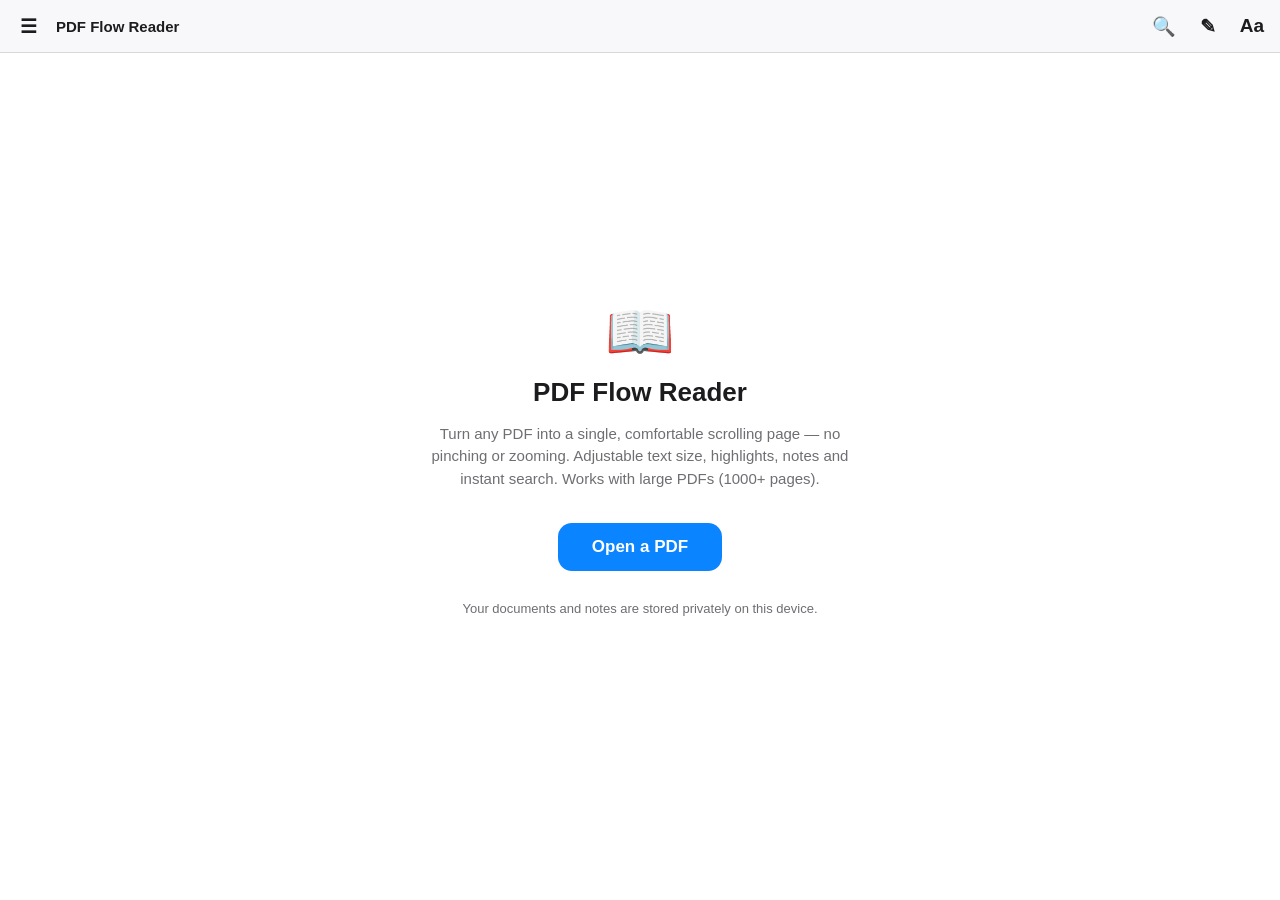
<file: index.html>
<!DOCTYPE html>
<html lang="en">
<head>
<meta charset="utf-8">
<meta name="viewport" content="width=device-width, initial-scale=1, viewport-fit=cover, user-scalable=no">
<meta name="apple-mobile-web-app-capable" content="yes">
<meta name="apple-mobile-web-app-status-bar-style" content="black-translucent">
<meta name="theme-color" content="#1c1c1e">
<title>PDF Flow Reader</title>
<link rel="manifest" href="manifest.webmanifest">
<link rel="apple-touch-icon" href="icons/icon-180.png">
<link rel="icon" type="image/png" href="icons/icon-180.png">
<link rel="stylesheet" href="css/style.css">
</head>
<body>

<header id="topbar">
  <button id="btn-library" class="iconbtn" title="Library" aria-label="Library">&#9776;</button>
  <div id="doc-title">PDF Flow Reader</div>
  <button id="btn-search" class="iconbtn" title="Search" aria-label="Search">&#128269;</button>
  <button id="btn-notes" class="iconbtn" title="Highlights &amp; notes" aria-label="Highlights and notes">&#9998;</button>
  <button id="btn-settings" class="iconbtn" title="Display settings" aria-label="Display settings">Aa</button>
</header>

<!-- Empty state / welcome -->
<main id="welcome">
  <div class="welcome-inner">
    <div class="logo">&#128214;</div>
    <h1>PDF Flow Reader</h1>
    <p>Turn any PDF into a single, comfortable scrolling page &mdash; no pinching or zooming. Adjustable text size, highlights, notes and instant search. Works with large PDFs (1000+ pages).</p>
    <label class="bigbtn" for="file-input">Open a PDF</label>
    <input type="file" id="file-input" accept="application/pdf,.pdf" hidden>
    <div id="recent-docs"></div>
    <p class="hint">Your documents and notes are stored privately on this device.</p>
  </div>
</main>

<!-- OCR banner -->
<div id="ocr-banner" hidden>
  <span id="ocr-banner-text"></span>
  <button id="ocr-run" class="selbtn primary">Run OCR</button>
  <button id="ocr-cancel" class="selbtn danger" hidden>Cancel</button>
  <button id="ocr-dismiss" class="iconbtn" aria-label="Dismiss">&#10005;</button>
</div>

<!-- Reader -->
<main id="reader" hidden></main>
<div id="progress-pill" hidden></div>

<!-- Extraction progress overlay -->
<div id="loading" class="overlay" hidden>
  <div class="loading-box">
    <div class="spinner"></div>
    <div id="loading-text">Opening PDF&hellip;</div>
    <div class="bar"><div id="loading-bar"></div></div>
  </div>
</div>

<!-- Selection action bar -->
<div id="selbar" hidden>
  <button class="hl-dot yellow"  data-color="yellow"  aria-label="Highlight yellow"></button>
  <button class="hl-dot green"   data-color="green"   aria-label="Highlight green"></button>
  <button class="hl-dot blue"    data-color="blue"    aria-label="Highlight blue"></button>
  <button class="hl-dot pink"    data-color="pink"    aria-label="Highlight pink"></button>
  <button id="sel-note" class="selbtn">&#43; Note</button>
  <button id="sel-cancel" class="selbtn dim">Cancel</button>
</div>

<!-- Note editor -->
<div id="note-editor" class="overlay" hidden>
  <div class="sheet">
    <div class="sheet-head">
      <span id="note-title">Note</span>
      <button class="iconbtn close" data-close="note-editor">&#10005;</button>
    </div>
    <blockquote id="note-quote"></blockquote>
    <textarea id="note-text" rows="5" placeholder="Write a note&hellip;"></textarea>
    <div class="row">
      <div id="note-colors">
        <button class="hl-dot yellow" data-color="yellow"></button>
        <button class="hl-dot green"  data-color="green"></button>
        <button class="hl-dot blue"   data-color="blue"></button>
        <button class="hl-dot pink"   data-color="pink"></button>
      </div>
      <button id="note-delete" class="selbtn danger">Delete</button>
      <button id="note-save" class="selbtn primary">Save</button>
    </div>
  </div>
</div>

<!-- Search panel -->
<div id="search-panel" class="panel" hidden>
  <div class="panel-head">
    <input type="search" id="search-input" placeholder="Search in document&hellip;" autocomplete="off">
    <button class="iconbtn close" data-close="search-panel">&#10005;</button>
  </div>
  <div id="search-count"></div>
  <div id="search-results" class="panel-list"></div>
</div>

<!-- Notes / highlights panel -->
<div id="notes-panel" class="panel" hidden>
  <div class="panel-head">
    <span class="panel-title">Highlights &amp; Notes</span>
    <button id="notes-export" class="selbtn">Export</button>
    <button class="iconbtn close" data-close="notes-panel">&#10005;</button>
  </div>
  <div id="notes-list" class="panel-list"></div>
</div>

<!-- Library panel -->
<div id="library-panel" class="panel" hidden>
  <div class="panel-head">
    <span class="panel-title">Library</span>
    <label class="selbtn primary" for="file-input2">&#43; Open PDF</label>
    <input type="file" id="file-input2" accept="application/pdf,.pdf" hidden>
    <button class="iconbtn close" data-close="library-panel">&#10005;</button>
  </div>
  <div id="library-list" class="panel-list"></div>
</div>

<!-- Display settings -->
<div id="settings-panel" class="panel bottom" hidden>
  <div class="panel-head">
    <span class="panel-title">Display</span>
    <button class="iconbtn close" data-close="settings-panel">&#10005;</button>
  </div>
  <div class="setting">
    <span>Text size</span>
    <div class="stepper">
      <button id="font-dec" aria-label="Smaller text">A&minus;</button>
      <span id="font-size-label">18</span>
      <button id="font-inc" aria-label="Larger text">A&#43;</button>
    </div>
  </div>
  <div class="setting">
    <span>Line spacing</span>
    <div class="stepper">
      <button id="lh-dec" aria-label="Tighter lines">&minus;</button>
      <span id="lh-label">1.6</span>
      <button id="lh-inc" aria-label="Looser lines">&#43;</button>
    </div>
  </div>
  <div class="setting">
    <span>Font</span>
    <div class="seg" id="font-family-seg">
      <button data-font="system">System</button>
      <button data-font="serif">Serif</button>
      <button data-font="sans">Sans</button>
    </div>
  </div>
  <div class="setting">
    <span>Theme</span>
    <div class="seg" id="theme-seg">
      <button data-theme="light">Light</button>
      <button data-theme="sepia">Sepia</button>
      <button data-theme="dark">Dark</button>
    </div>
  </div>
</div>

<div id="scrim" hidden></div>

<script src="js/vendor/pdf.min.js"></script>
<script src="js/app.js"></script>
</body>
</html>
</file>
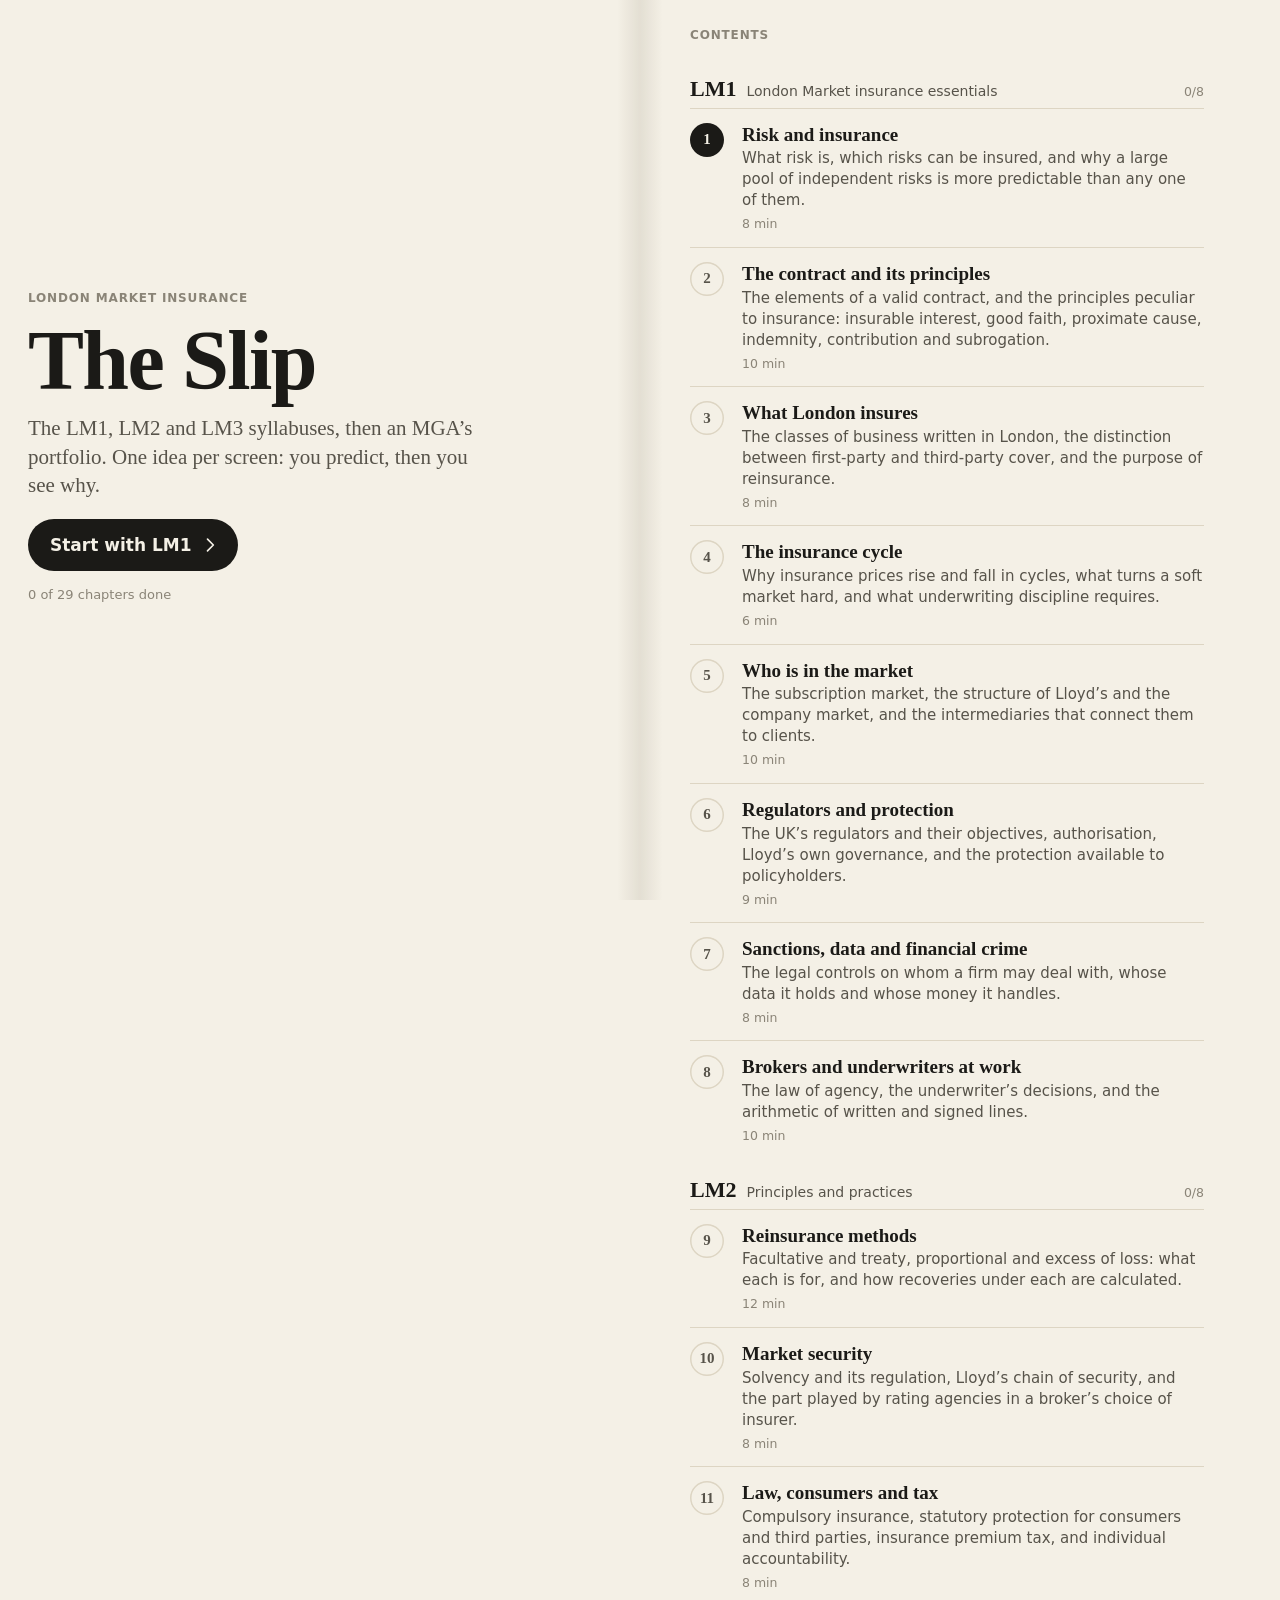
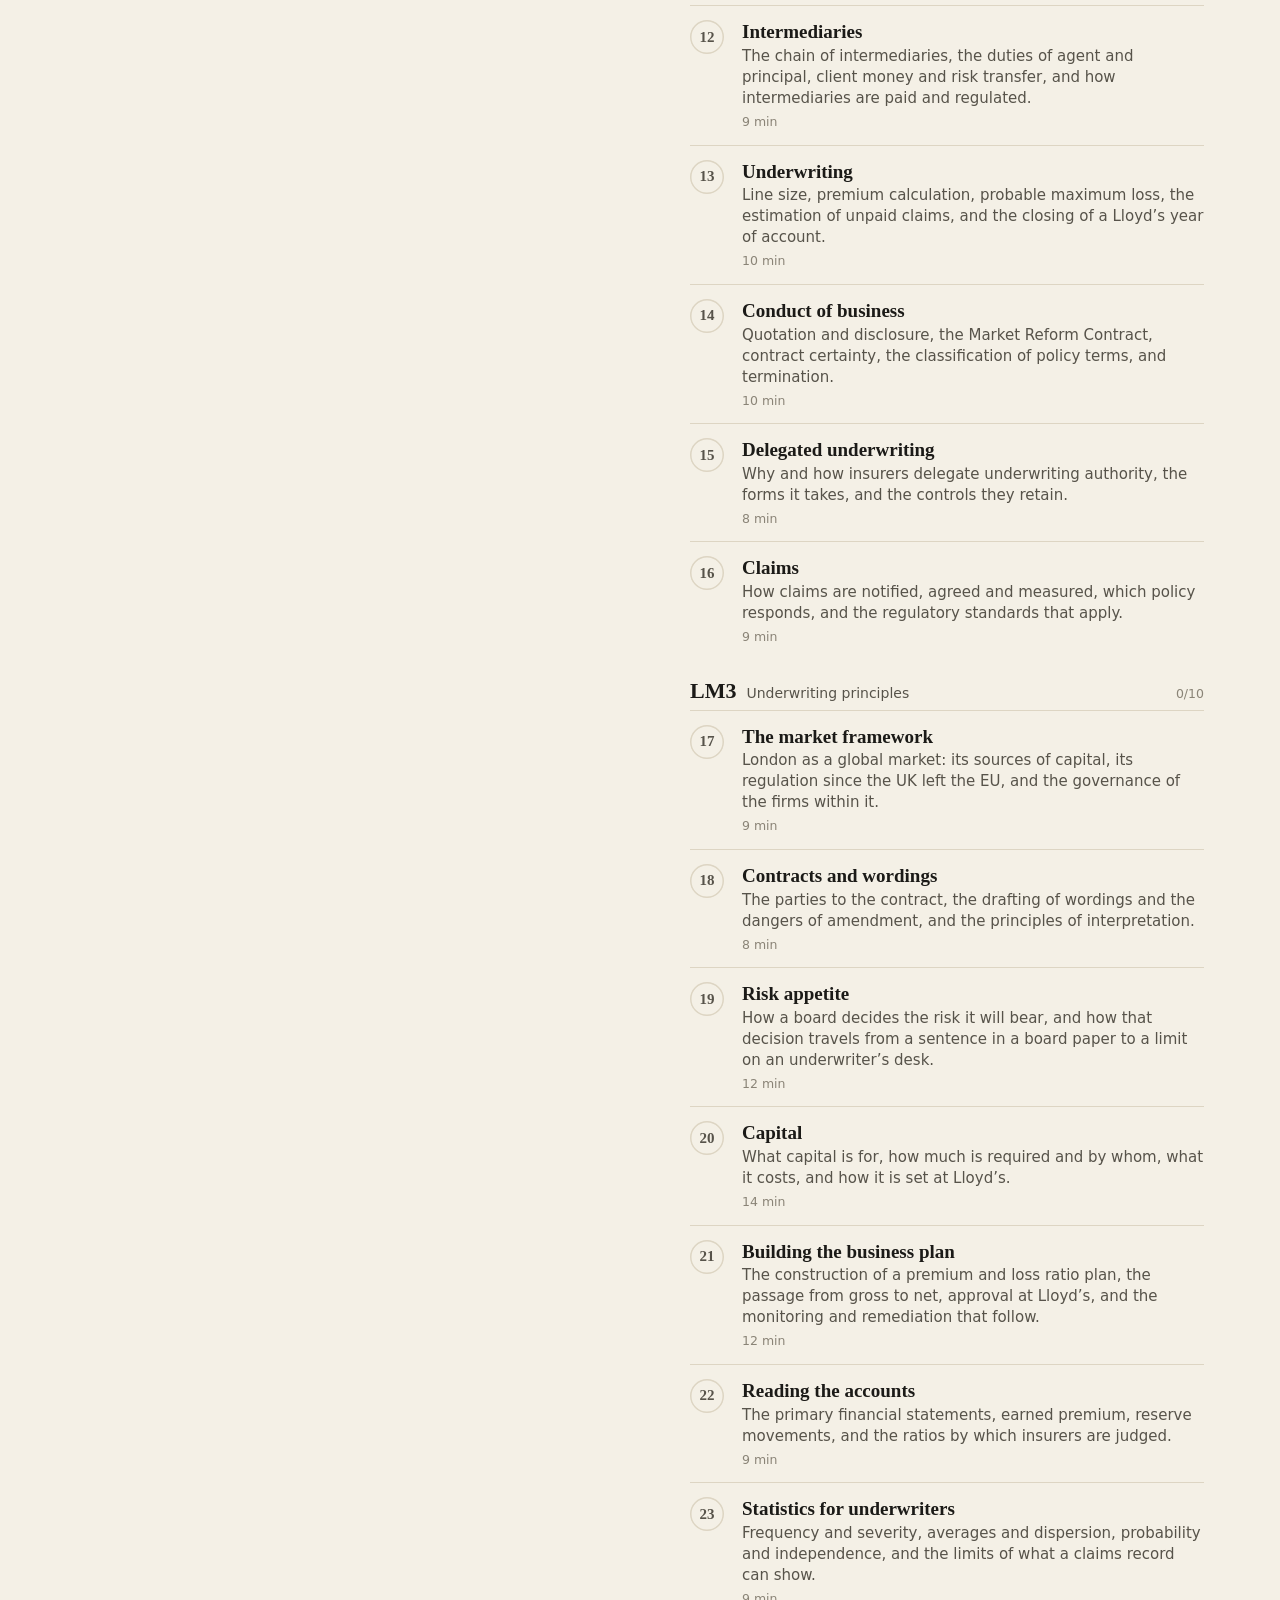
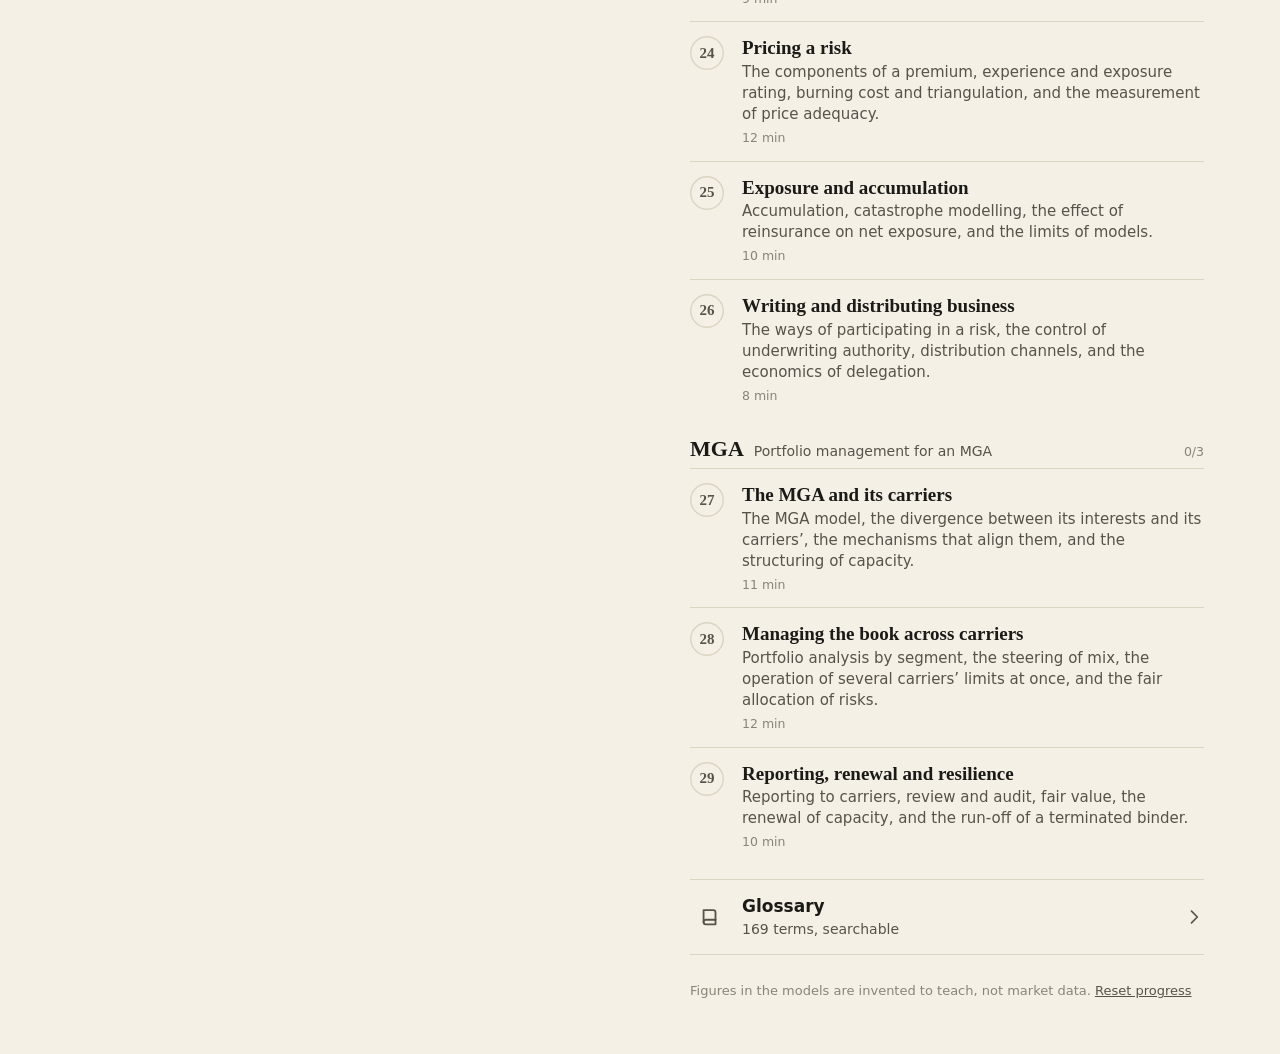
<file: lm-academy/index.html>
<!doctype html>
<html lang="en-GB">
<head>
  <meta charset="utf-8">
  <meta name="viewport" content="width=device-width, initial-scale=1, viewport-fit=cover">
  <title>The Slip</title>
  <meta name="description" content="London Market insurance in eleven short, interactive chapters: predict, see why, and try the numbers yourself.">
  <meta name="theme-color" content="#f4f0e6" media="(prefers-color-scheme: light)">
  <meta name="theme-color" content="#131210" media="(prefers-color-scheme: dark)">
  <meta name="apple-mobile-web-app-capable" content="yes">
  <meta name="mobile-web-app-capable" content="yes">
  <meta name="apple-mobile-web-app-status-bar-style" content="default">
  <meta name="apple-mobile-web-app-title" content="The Slip">
  <meta name="format-detection" content="telephone=no">
  <link rel="apple-touch-icon" href="icons/apple-touch-icon.png">
  <link rel="icon" href="icons/icon.svg" type="image/svg+xml">
  <link rel="manifest" href="manifest.webmanifest">
  <link rel="stylesheet" href="css/app.css">
</head>
<body>
<!-- app:start -->
<div id="app"></div>
<a class="backfab" id="backfab" href="#home" hidden aria-label="Back to contents"><svg viewBox="0 0 24 24" fill="none" stroke="currentColor" stroke-width="2" stroke-linecap="round" stroke-linejoin="round" aria-hidden="true"><path d="M15 5l-7 7 7 7"/></svg><span>Contents</span></a>
<!-- app:end -->
<script src="js/glossary.js"></script>
<script src="js/kit.js"></script>
<script src="js/chapters/c01.js"></script>
<script src="js/chapters/c02.js"></script>
<script src="js/chapters/c03.js"></script>
<script src="js/chapters/c04.js"></script>
<script src="js/chapters/c05.js"></script>
<script src="js/chapters/c06.js"></script>
<script src="js/chapters/c07.js"></script>
<script src="js/chapters/c08.js"></script>
<script src="js/chapters/c09.js"></script>
<script src="js/chapters/c10.js"></script>
<script src="js/chapters/c11.js"></script>
<script src="js/chapters/c12.js"></script>
<script src="js/chapters/c13.js"></script>
<script src="js/chapters/c14.js"></script>
<script src="js/chapters/c15.js"></script>
<script src="js/chapters/c16.js"></script>
<script src="js/chapters/c17.js"></script>
<script src="js/chapters/c18.js"></script>
<script src="js/chapters/c19.js"></script>
<script src="js/chapters/c20.js"></script>
<script src="js/chapters/c21.js"></script>
<script src="js/chapters/c22.js"></script>
<script src="js/chapters/c23.js"></script>
<script src="js/chapters/c24.js"></script>
<script src="js/chapters/c25.js"></script>
<script src="js/chapters/c26.js"></script>
<script src="js/chapters/c27.js"></script>
<script src="js/chapters/c28.js"></script>
<script src="js/chapters/c29.js"></script>
<script src="js/app.js"></script>
</body>
</html>
</file>
<file: css/style.css>
/* ---------- base / themes ---------- */
* { box-sizing: border-box; -webkit-tap-highlight-color: transparent; }

:root {
  --bg: #ffffff;
  --fg: #1c1c1e;
  --muted: #6e6e73;
  --chrome-bg: rgba(248, 248, 250, 0.92);
  --chrome-fg: #1c1c1e;
  --border: rgba(0, 0, 0, 0.12);
  --accent: #0a84ff;
  --panel-bg: #ffffff;
  --hl-yellow: rgba(255, 214, 10, 0.45);
  --hl-green:  rgba(48, 209, 88, 0.35);
  --hl-blue:   rgba(100, 210, 255, 0.40);
  --hl-pink:   rgba(255, 55, 95, 0.30);
  --font-size: 18px;
  --line-height: 1.6;
  --reader-font: -apple-system, BlinkMacSystemFont, "Segoe UI", Roboto, sans-serif;
}

body.theme-sepia {
  --bg: #f4ecd8;
  --fg: #3d3527;
  --muted: #8a7d63;
  --chrome-bg: rgba(240, 231, 209, 0.94);
  --chrome-fg: #3d3527;
  --border: rgba(90, 74, 44, 0.2);
  --panel-bg: #f9f3e4;
}

body.theme-dark {
  --bg: #121214;
  --fg: #e6e6e9;
  --muted: #98989f;
  --chrome-bg: rgba(28, 28, 30, 0.94);
  --chrome-fg: #f2f2f7;
  --border: rgba(255, 255, 255, 0.14);
  --panel-bg: #1c1c1e;
  --hl-yellow: rgba(255, 214, 10, 0.32);
  --hl-green:  rgba(48, 209, 88, 0.28);
  --hl-blue:   rgba(100, 210, 255, 0.28);
  --hl-pink:   rgba(255, 55, 95, 0.28);
}

html, body {
  margin: 0;
  padding: 0;
  background: var(--bg);
  color: var(--fg);
  font-family: -apple-system, BlinkMacSystemFont, "Segoe UI", Roboto, sans-serif;
  overscroll-behavior-y: none;
}

[hidden] { display: none !important; }

/* ---------- top bar ---------- */
#topbar {
  position: fixed;
  top: 0; left: 0; right: 0;
  z-index: 30;
  display: flex;
  align-items: center;
  gap: 4px;
  padding: calc(env(safe-area-inset-top, 0px) + 6px) 8px 6px;
  background: var(--chrome-bg);
  color: var(--chrome-fg);
  backdrop-filter: blur(14px);
  -webkit-backdrop-filter: blur(14px);
  border-bottom: 1px solid var(--border);
}

#doc-title {
  flex: 1;
  font-size: 15px;
  font-weight: 600;
  white-space: nowrap;
  overflow: hidden;
  text-overflow: ellipsis;
  padding: 0 4px;
}

.iconbtn {
  border: none;
  background: none;
  color: inherit;
  font-size: 19px;
  font-weight: 600;
  min-width: 40px;
  min-height: 40px;
  border-radius: 10px;
  cursor: pointer;
}
.iconbtn:active { background: var(--border); }

/* ---------- welcome ---------- */
#welcome {
  min-height: 100vh;
  display: flex;
  align-items: center;
  justify-content: center;
  padding: 90px 24px 60px;
  text-align: center;
}
.welcome-inner { max-width: 420px; }
.welcome-inner .logo { font-size: 56px; }
.welcome-inner h1 { font-size: 26px; margin: 12px 0 8px; }
.welcome-inner p { color: var(--muted); font-size: 15px; line-height: 1.5; }
.hint { font-size: 13px !important; }

.bigbtn {
  display: inline-block;
  margin: 18px 0 10px;
  padding: 14px 34px;
  background: var(--accent);
  color: #fff;
  font-size: 17px;
  font-weight: 600;
  border-radius: 14px;
  cursor: pointer;
}
.bigbtn:active { opacity: 0.8; }

#recent-docs { margin-top: 18px; text-align: left; }
#recent-docs .doc-item { border: 1px solid var(--border); border-radius: 12px; margin-bottom: 8px; }

/* ---------- reader ---------- */
#reader {
  padding: calc(env(safe-area-inset-top, 0px) + 64px) 20px
           calc(env(safe-area-inset-bottom, 0px) + 80px);
  max-width: 720px;
  margin: 0 auto;
  font-family: var(--reader-font);
  font-size: var(--font-size);
  line-height: var(--line-height);
  word-wrap: break-word;
  overflow-wrap: break-word;
}

.page {
  content-visibility: auto;
  contain-intrinsic-size: auto 600px;
}

.page-marker {
  display: flex;
  align-items: center;
  gap: 10px;
  color: var(--muted);
  font-size: 11px;
  font-family: -apple-system, BlinkMacSystemFont, sans-serif;
  letter-spacing: 0.08em;
  text-transform: uppercase;
  margin: 28px 0 10px;
  user-select: none;
  -webkit-user-select: none;
}
.page-marker::before, .page-marker::after {
  content: "";
  flex: 1;
  border-top: 1px solid var(--border);
}

.page p { margin: 0 0 0.9em; }
.page .no-text { color: var(--muted); font-style: italic; font-size: 0.85em; }

/* highlights */
.hl { border-radius: 3px; padding: 0.05em 0; cursor: pointer; }
.hl-yellow { background: var(--hl-yellow); }
.hl-green  { background: var(--hl-green); }
.hl-blue   { background: var(--hl-blue); }
.hl-pink   { background: var(--hl-pink); }
.hl.has-note { border-bottom: 2px dotted var(--accent); }

.flash { animation: flashfade 2.4s ease-out; border-radius: 3px; }
@keyframes flashfade {
  0%   { background: var(--accent); color: #fff; }
  60%  { background: var(--hl-blue); color: inherit; }
  100% { background: transparent; }
}

/* OCR banner */
#ocr-banner {
  position: fixed;
  top: calc(env(safe-area-inset-top, 0px) + 54px);
  left: 50%;
  transform: translateX(-50%);
  z-index: 28;
  display: flex;
  align-items: center;
  gap: 8px;
  width: min(680px, calc(100vw - 20px));
  background: var(--chrome-bg);
  border: 1px solid var(--border);
  backdrop-filter: blur(14px);
  -webkit-backdrop-filter: blur(14px);
  border-radius: 14px;
  padding: 10px 12px;
  box-shadow: 0 6px 20px rgba(0, 0, 0, 0.18);
}
#ocr-banner-text { flex: 1; font-size: 13.5px; font-weight: 500; }
#ocr-banner .iconbtn { min-width: 32px; min-height: 32px; font-size: 14px; }

.ocr-page-btn { font-style: normal; margin-left: 4px; }

/* progress pill */
#progress-pill {
  position: fixed;
  right: 12px;
  bottom: calc(env(safe-area-inset-bottom, 0px) + 12px);
  z-index: 25;
  background: var(--chrome-bg);
  color: var(--muted);
  border: 1px solid var(--border);
  backdrop-filter: blur(10px);
  -webkit-backdrop-filter: blur(10px);
  font-size: 12px;
  font-weight: 600;
  padding: 6px 12px;
  border-radius: 999px;
  pointer-events: none;
}

/* ---------- overlays / sheets ---------- */
.overlay {
  position: fixed;
  inset: 0;
  z-index: 60;
  background: rgba(0, 0, 0, 0.45);
  display: flex;
  align-items: center;
  justify-content: center;
  padding: 20px;
}

.loading-box {
  background: var(--panel-bg);
  border-radius: 18px;
  padding: 26px 30px;
  width: min(340px, 90vw);
  text-align: center;
  font-size: 15px;
}
.spinner {
  width: 30px; height: 30px;
  margin: 0 auto 14px;
  border: 3px solid var(--border);
  border-top-color: var(--accent);
  border-radius: 50%;
  animation: spin 0.9s linear infinite;
}
@keyframes spin { to { transform: rotate(360deg); } }
.bar {
  margin-top: 14px;
  height: 6px;
  border-radius: 3px;
  background: var(--border);
  overflow: hidden;
}
#loading-bar {
  height: 100%;
  width: 0%;
  background: var(--accent);
  transition: width 0.2s;
}

.sheet {
  background: var(--panel-bg);
  border-radius: 18px;
  padding: 16px;
  width: min(440px, 94vw);
}
.sheet-head {
  display: flex;
  align-items: center;
  justify-content: space-between;
  font-weight: 700;
  margin-bottom: 8px;
}
#note-quote {
  margin: 0 0 10px;
  padding: 8px 12px;
  border-left: 3px solid var(--accent);
  color: var(--muted);
  font-size: 14px;
  max-height: 90px;
  overflow: auto;
}
#note-text {
  width: 100%;
  border: 1px solid var(--border);
  border-radius: 10px;
  background: var(--bg);
  color: var(--fg);
  font: inherit;
  font-size: 16px;
  padding: 10px;
  resize: vertical;
}
.row {
  display: flex;
  align-items: center;
  gap: 8px;
  margin-top: 12px;
}
.row > #note-colors { flex: 1; display: flex; gap: 8px; }

/* ---------- selection bar ---------- */
#selbar {
  position: fixed;
  left: 50%;
  transform: translateX(-50%);
  bottom: calc(env(safe-area-inset-bottom, 0px) + 14px);
  z-index: 50;
  display: flex;
  align-items: center;
  gap: 10px;
  background: var(--chrome-bg);
  border: 1px solid var(--border);
  backdrop-filter: blur(14px);
  -webkit-backdrop-filter: blur(14px);
  padding: 10px 14px;
  border-radius: 999px;
  box-shadow: 0 6px 24px rgba(0, 0, 0, 0.25);
}

.hl-dot {
  width: 30px; height: 30px;
  border-radius: 50%;
  border: 2px solid var(--border);
  cursor: pointer;
}
.hl-dot.yellow { background: #ffd60a; }
.hl-dot.green  { background: #30d158; }
.hl-dot.blue   { background: #64d2ff; }
.hl-dot.pink   { background: #ff375f; }
.hl-dot.selected { border-color: var(--fg); transform: scale(1.15); }

.selbtn {
  border: none;
  background: var(--border);
  color: var(--fg);
  font-size: 14px;
  font-weight: 600;
  padding: 8px 14px;
  border-radius: 999px;
  cursor: pointer;
}
.selbtn.primary { background: var(--accent); color: #fff; }
.selbtn.danger { background: #ff453a; color: #fff; }
.selbtn.dim { opacity: 0.7; }
.selbtn:active { opacity: 0.7; }

/* ---------- slide-in panels ---------- */
.panel {
  position: fixed;
  top: 0; right: 0; bottom: 0;
  width: min(420px, 100vw);
  z-index: 55;
  background: var(--panel-bg);
  border-left: 1px solid var(--border);
  display: flex;
  flex-direction: column;
  padding-top: env(safe-area-inset-top, 0px);
  box-shadow: -8px 0 30px rgba(0, 0, 0, 0.2);
}
.panel.bottom {
  top: auto;
  left: 0;
  width: 100%;
  border-left: none;
  border-top: 1px solid var(--border);
  border-radius: 18px 18px 0 0;
  padding-bottom: calc(env(safe-area-inset-bottom, 0px) + 10px);
}

.panel-head {
  display: flex;
  align-items: center;
  gap: 8px;
  padding: 12px 14px;
  border-bottom: 1px solid var(--border);
}
.panel-title { flex: 1; font-weight: 700; font-size: 16px; }

#search-input {
  flex: 1;
  border: 1px solid var(--border);
  border-radius: 10px;
  background: var(--bg);
  color: var(--fg);
  font-size: 16px;
  padding: 10px 12px;
}
#search-count {
  padding: 8px 16px 0;
  color: var(--muted);
  font-size: 13px;
}

.panel-list { flex: 1; overflow-y: auto; -webkit-overflow-scrolling: touch; padding: 8px 10px 30px; }

.result-item, .note-item, .doc-item {
  padding: 12px;
  border-bottom: 1px solid var(--border);
  cursor: pointer;
  font-size: 14px;
  line-height: 1.45;
}
.result-item:active, .note-item:active, .doc-item:active { background: var(--border); }
.result-page, .note-page { color: var(--accent); font-weight: 700; font-size: 12px; }
.result-item mark { background: var(--hl-yellow); color: inherit; border-radius: 2px; }

.note-item .snippet {
  display: block;
  padding: 6px 10px;
  margin: 6px 0;
  border-radius: 6px;
  font-size: 13.5px;
}
.note-item .snippet.yellow { background: var(--hl-yellow); }
.note-item .snippet.green  { background: var(--hl-green); }
.note-item .snippet.blue   { background: var(--hl-blue); }
.note-item .snippet.pink   { background: var(--hl-pink); }
.note-item .note-body { color: var(--muted); font-size: 13.5px; white-space: pre-wrap; }

.doc-item .doc-name { font-weight: 600; font-size: 15px; }
.doc-item .doc-meta { color: var(--muted); font-size: 12.5px; margin-top: 3px; }
.doc-item { display: flex; align-items: center; gap: 10px; }
.doc-item .doc-info { flex: 1; min-width: 0; }
.doc-del {
  border: none;
  background: none;
  color: var(--muted);
  font-size: 17px;
  padding: 8px;
  cursor: pointer;
}

.empty-list { padding: 30px 16px; text-align: center; color: var(--muted); font-size: 14px; }

/* ---------- settings ---------- */
.setting {
  display: flex;
  align-items: center;
  justify-content: space-between;
  padding: 12px 16px;
  font-size: 15px;
  font-weight: 500;
}
.stepper { display: flex; align-items: center; gap: 4px; }
.stepper button {
  min-width: 44px;
  min-height: 38px;
  font-size: 16px;
  font-weight: 600;
  border: 1px solid var(--border);
  background: var(--bg);
  color: var(--fg);
  border-radius: 10px;
  cursor: pointer;
}
.stepper span { min-width: 44px; text-align: center; font-variant-numeric: tabular-nums; }

.seg { display: flex; border: 1px solid var(--border); border-radius: 10px; overflow: hidden; }
.seg button {
  border: none;
  background: var(--bg);
  color: var(--fg);
  font-size: 14px;
  padding: 9px 14px;
  cursor: pointer;
}
.seg button.active { background: var(--accent); color: #fff; }

#scrim {
  position: fixed;
  inset: 0;
  z-index: 40;
  background: rgba(0, 0, 0, 0.3);
}
</file>
<file: lm-academy/css/app.css>
/* The Slip — warm paper, one serif for titles (New York on iPhone), San Francisco for everything else.
   Colour carries meaning: blue is ours/kept, amber is theirs/ceded, teal a third party, red a loss. */
:root {
  --paper: #f4f0e6; --card: #fffdf7; --sunk: #e9e3d5; --ink: #1b1a17; --ink-2: #57534a; --ink-3: #8a8477;
  --rule: #ddd5c3; --c1: #2c50b8; --c1-soft: #c9d4f1; --c2: #b3740b; --c2-soft: #f0dfba; --c3: #18776a; --bad: #b83227; --bad-soft: #f6dcd6; --good: #1c7a4f; --good-soft: #d9efe2;
  --on: #ffffff; --accent: #2c50b8;
  --serif: ui-serif, "New York", "Iowan Old Style", Georgia, serif;
  --sans: -apple-system, BlinkMacSystemFont, "SF Pro Text", system-ui, "Segoe UI", Roboto, sans-serif;
  --fold: 44px; --glass: rgba(120,120,128,.5);
  color-scheme: light;
}
@media (prefers-color-scheme: dark) { :root:not([data-theme="light"]) {
  --paper: #131210; --card: #1d1c19; --sunk: #2a2824; --ink: #f0ece2; --ink-2: #b9b3a5; --ink-3: #8b8578;
  --rule: #35322c; --c1: #86a3f5; --c1-soft: #2b3a66; --c2: #e2a63a; --c2-soft: #4a3a17; --c3: #56c2af; --bad: #f08273; --bad-soft: #452019; --good: #63c795; --good-soft: #173526;
  --on: #121210; --accent: #86a3f5; color-scheme: dark;
} }
:root[data-theme="dark"] {
  --paper: #131210; --card: #1d1c19; --sunk: #2a2824; --ink: #f0ece2; --ink-2: #b9b3a5; --ink-3: #8b8578;
  --rule: #35322c; --c1: #86a3f5; --c1-soft: #2b3a66; --c2: #e2a63a; --c2-soft: #4a3a17; --c3: #56c2af; --bad: #f08273; --bad-soft: #452019; --good: #63c795; --good-soft: #173526;
  --on: #121210; --accent: #86a3f5; color-scheme: dark;
}
* { box-sizing: border-box; }
html { background: var(--paper); -webkit-text-size-adjust: 100%; }
body { margin: 0; background: var(--paper); color: var(--ink); font: 400 17px/1.5 var(--sans); -webkit-font-smoothing: antialiased; -webkit-tap-highlight-color: transparent; }
[hidden] { display: none !important; }
button { font: inherit; color: inherit; }
:focus-visible { outline: 2px solid var(--accent); outline-offset: 2px; border-radius: 6px; }
.eyebrow { margin: 0; font: 600 12px/1.3 var(--sans); letter-spacing: .07em; text-transform: uppercase; color: var(--ink-3); }
.fine { font-size: 13px; color: var(--ink-3); line-height: 1.45; }
.linkish { border: 0; background: none; padding: 0; color: var(--ink-2); text-decoration: underline; cursor: pointer; font-size: inherit; }
svg { max-width: 100%; }

/* ---------- pages ---------- */
.page { padding: calc(env(safe-area-inset-top, 0px) + 20px) max(20px, env(safe-area-inset-right, 0px)) 24px max(20px, env(safe-area-inset-left, 0px)); }
.btn { display: inline-flex; align-items: center; gap: 8px; min-height: 52px; padding: 0 18px 0 22px; border-radius: 26px; background: var(--ink); color: var(--paper); font-weight: 600; text-decoration: none; }
.btn svg { width: 20px; height: 20px; }

/* home */
.cover-in { display: flex; flex-direction: column; align-items: flex-start; gap: 14px; padding-top: 28px; }
.cover h1 { margin: 0; font: 700 64px/0.95 var(--serif); letter-spacing: -0.02em; }
.cover.small h1 { font-size: 44px; }
.lede { margin: 0 0 6px; font: 400 21px/1.35 var(--serif); color: var(--ink-2); max-width: 22em; }
.cover-foot { margin: 0; font-size: 13px; color: var(--ink-3); }
.list { padding-top: 8px; padding-bottom: calc(env(safe-area-inset-bottom, 0px) + 40px); }
.list-in { display: flex; flex-direction: column; gap: 14px; max-width: 560px; }
.chs { display: flex; flex-direction: column; }
.part h3 { display: flex; align-items: baseline; gap: 10px; margin: 18px 0 6px; font: 400 14px var(--sans); color: var(--ink-2); }
.part h3 b { font: 700 22px var(--serif); color: var(--ink); } .part h3 span { flex: 1; } .part h3 em { font-style: normal; font-size: 12.5px; color: var(--ink-3); font-variant-numeric: tabular-nums; }
.ch { display: grid; grid-template-columns: 40px 1fr; gap: 12px; padding: 14px 0; border-top: 1px solid var(--rule); color: inherit; text-decoration: none; }
.ch-n { width: 34px; height: 34px; border-radius: 50%; display: grid; place-items: center; font: 600 15px var(--serif); box-shadow: inset 0 0 0 1.5px var(--rule); color: var(--ink-2); }
.ch-n svg { width: 18px; height: 18px; }
.ch.is-next .ch-n { background: var(--ink); color: var(--paper); box-shadow: none; }
.ch.is-done .ch-n { background: var(--good-soft); color: var(--good); box-shadow: none; }
.ch-main { display: flex; flex-direction: column; gap: 2px; min-width: 0; }
.ch-main b { font: 600 19px/1.25 var(--serif); }
.ch-main > span { font-size: 15px; line-height: 1.4; color: var(--ink-2); }
.ch-main .ch-meta { font-size: 12.5px; color: var(--ink-3); margin-top: 2px; }
.ch-bar { height: 3px; border-radius: 2px; background: var(--sunk); margin-top: 6px; overflow: hidden; }
.ch-bar i { display: block; height: 100%; background: var(--accent); }
.gloss-link { display: grid; grid-template-columns: 40px 1fr 20px; align-items: center; gap: 12px; padding: 14px 0; border-block: 1px solid var(--rule); color: inherit; text-decoration: none; }
.gloss-link svg { width: 22px; height: 22px; color: var(--ink-2); justify-self: center; }
.gloss-link span span { display: block; font-size: 14px; color: var(--ink-2); }
.search { display: flex; align-items: center; gap: 8px; width: 100%; max-width: 360px; padding: 0 14px; height: 46px; border-radius: 23px; background: var(--card); box-shadow: inset 0 0 0 1px var(--rule); }
.search svg { width: 18px; height: 18px; color: var(--ink-3); flex: none; }
.search input { flex: 1; min-width: 0; border: 0; background: none; font: inherit; color: inherit; outline: none; }
.gl { margin: 0; display: flex; flex-direction: column; }
.gl > div { padding: 12px 0; border-top: 1px solid var(--rule); }
.gl dt { font: 600 17px/1.3 var(--serif); }
.gl dd { margin: 2px 0 0; font-size: 15px; line-height: 1.45; color: var(--ink-2); }

/* ---------- lesson: picture on top, talk below; unfolded they sit on facing pages ---------- */
.lesson { display: flex; flex-direction: column; min-height: 100vh; min-height: 100dvh; }
.stage-page { position: sticky; top: 0; z-index: 5; background: var(--paper); padding-bottom: 10px; box-shadow: 0 1px 0 var(--rule); }
.stage-top { min-height: 30px; padding-right: 56px; display: flex; align-items: center; margin-bottom: 10px; }
.stage-top .eyebrow { white-space: nowrap; overflow: hidden; text-overflow: ellipsis; }
.stage { background: var(--card); border-radius: 18px; padding: 14px; box-shadow: 0 1px 0 var(--rule), 0 8px 24px -16px rgba(40,30,10,.35); display: flex; flex-direction: column; gap: 12px; min-height: 120px; animation: fade .28s ease both; }
.stage:empty { display: none; }
.talk-page { flex: 1; display: flex; flex-direction: column; padding-top: 12px; padding-bottom: calc(env(safe-area-inset-bottom, 0px) + 92px); }
.prog { display: flex; gap: 3px; margin-bottom: 14px; }
.prog i { flex: 1; height: 3px; border-radius: 2px; background: var(--sunk); }
.prog i.past { background: var(--ink-3); } .prog i.now { background: var(--ink); }
.talk { display: flex; flex-direction: column; gap: 14px; animation: slide .3s ease both; }
#app[data-dir="rev"] .talk { animation-name: slide-rev; }
@keyframes fade { from { opacity: 0; } }
@keyframes slide { from { opacity: 0; transform: translateX(14px); } }
@keyframes slide-rev { from { opacity: 0; transform: translateX(-14px); } }
@media (prefers-reduced-motion: reduce) { .stage, .talk { animation: none; } }
.talk h2 { margin: 0; font: 700 26px/1.15 var(--serif); letter-spacing: -0.01em; text-wrap: balance; }
.say { display: flex; flex-direction: column; gap: 10px; font-size: 17.5px; line-height: 1.52; }
.say p, .live p { margin: 0; }
.say strong { font-weight: 650; }
.live { padding: 12px 14px; border-radius: 14px; background: var(--c1-soft); font-size: 16.5px; line-height: 1.45; display: flex; flex-direction: column; gap: 8px; }
.live strong { font-weight: 700; }
.live-stage { display: none; }
.stage-wrap { display: flex; flex-direction: column; gap: 12px; }

.ask { display: flex; flex-direction: column; gap: 10px; }
.ask-q { margin: 0; font: 600 19px/1.3 var(--serif); }
.ask-opts { display: flex; flex-direction: column; gap: 8px; }
.ask-opts button { min-height: 48px; padding: 10px 14px; border: 0; border-radius: 14px; background: var(--card); box-shadow: inset 0 0 0 1.5px var(--rule); text-align: left; font-size: 16.5px; line-height: 1.35; cursor: pointer; }
.ask-opts button:not(:disabled):active { background: var(--sunk); }
.ask-opts button.right { background: var(--good-soft); box-shadow: inset 0 0 0 2px var(--good); color: var(--ink); opacity: 1; }
.ask-opts button.wrong { background: var(--bad-soft); box-shadow: inset 0 0 0 2px var(--bad); }
.ask-opts button:disabled { cursor: default; color: var(--ink-2); }
.ask-why { font-size: 16.5px; line-height: 1.48; animation: fade .3s ease both; display: flex; flex-direction: column; gap: 8px; }
.ask-why p { margin: 0; } .ask-miss { padding: 10px 12px; border-radius: 12px; background: var(--bad-soft); }
.goal { display: flex; flex-direction: column; gap: 3px; padding: 11px 14px; border-radius: 14px; box-shadow: inset 0 0 0 1.5px var(--c2); background: var(--c2-soft); }
.goal p { margin: 0; font-size: 16.5px; line-height: 1.4; font-weight: 600; }
.goal-k { font-size: 11.5px; font-weight: 700; letter-spacing: .08em; text-transform: uppercase; color: var(--c2); }
.goal.met { box-shadow: inset 0 0 0 1.5px var(--good); background: var(--good-soft); animation: fade .3s ease both; } .goal.met p { font-weight: 400; } .goal.met .goal-k { color: var(--good); }

.ctls { display: flex; flex-direction: column; gap: 4px; padding: 6px 14px; border-radius: 16px; background: var(--card); box-shadow: inset 0 0 0 1px var(--rule); }
.ctl { display: flex; flex-direction: column; gap: 2px; padding: 8px 0; }
.ctl + .ctl { border-top: 1px solid var(--rule); }
.ctl-l { display: flex; justify-content: space-between; gap: 12px; font-size: 15px; color: var(--ink-2); }
.ctl-l output { font-weight: 650; color: var(--ink); font-variant-numeric: tabular-nums; white-space: nowrap; }
.ctl input[type=range] { width: 100%; height: 32px; margin: 0; accent-color: var(--accent); }
.seg-ctl { display: flex; gap: 3px; padding: 3px; border-radius: 11px; background: var(--sunk); margin-top: 4px; }
.seg-ctl:has(button:nth-child(4)) { display: grid; grid-template-columns: 1fr 1fr; }
.seg-ctl button { flex: 1; min-width: 0; padding: 0 6px; min-height: 38px; border: 0; border-radius: 8px; background: none; font-size: 14.5px; font-weight: 600; color: var(--ink-2); cursor: pointer; }
.seg-ctl button[aria-pressed="true"] { background: var(--card); color: var(--ink); box-shadow: 0 1px 3px rgba(0,0,0,.14); }

.nav { position: fixed; z-index: 20; left: 0; right: 0; bottom: 0; display: flex; gap: 10px; padding: 12px max(20px, env(safe-area-inset-right, 0px)) calc(env(safe-area-inset-bottom, 0px) + 14px) max(20px, env(safe-area-inset-left, 0px)); background: linear-gradient(to top, var(--paper) 72%, transparent); }
.nav button { height: 54px; border: 0; border-radius: 27px; cursor: pointer; display: inline-flex; align-items: center; justify-content: center; gap: 6px; font-weight: 650; font-size: 17px; }
.nav svg { width: 20px; height: 20px; }
.nav-b { width: 54px; background: var(--sunk); }
.nav-b:disabled { opacity: .35; }
.nav-n { flex: 1; background: var(--ink); color: var(--paper); }
.nav-n.quiet { background: var(--sunk); color: var(--ink-2); }
.nav button:active { transform: scale(.98); }

/* back: round frosted control, top right */
.backfab { position: fixed; z-index: 30; top: calc(env(safe-area-inset-top, 0px) + 10px); right: max(12px, env(safe-area-inset-right, 0px)); width: 46px; height: 46px; border-radius: 50%; display: grid; place-items: center; background: var(--glass); -webkit-backdrop-filter: blur(20px) saturate(180%); backdrop-filter: blur(20px) saturate(180%); color: #fff; }
.backfab svg { width: 24px; height: 24px; margin-left: -2px; }
.backfab span { position: absolute; width: 1px; height: 1px; overflow: hidden; clip: rect(0 0 0 0); }

/* ---------- the kit ---------- */
.t-c1 { background: var(--c1); color: var(--on); } .t-c2 { background: var(--c2); color: var(--on); } .t-c3 { background: var(--c3); color: var(--on); }
.t-bad { background: var(--bad); color: var(--on); } .t-ink { background: var(--ink-2); color: var(--paper); }
.t-soft1 { background: var(--c1-soft); color: var(--ink); } .t-soft2 { background: var(--c2-soft); color: var(--ink); } .t-idle { background: var(--sunk); color: var(--ink-2); }
.t-none { background: transparent; }
.t-hole { background: repeating-linear-gradient(-45deg, var(--bad-soft) 0 5px, transparent 5px 9px); box-shadow: inset 0 0 0 1px var(--bad); color: var(--bad); }
.k-stats { display: grid; grid-template-columns: repeat(3, minmax(0, 1fr)); gap: 8px; margin: 0; }
.k-stats.n2, .k-stats.n4 { grid-template-columns: repeat(2, minmax(0, 1fr)); } .k-stats.n1 { grid-template-columns: 1fr; }
.k-stats > div { padding: 8px 10px; border-radius: 12px; background: var(--paper); min-width: 0; }
.k-stats dt { font-size: 11px; font-weight: 600; letter-spacing: .04em; text-transform: uppercase; color: var(--ink-3); line-height: 1.25; }
.k-stats dd { margin: 2px 0 0; font: 700 21px/1.15 var(--serif); font-variant-numeric: tabular-nums; }
.k-stats .t-c1, .k-stats .t-c2, .k-stats .t-c3, .k-stats .t-bad, .k-stats .t-good { background: var(--paper); }
.k-stats .t-c1 dd { color: var(--c1); } .k-stats .t-c2 dd { color: var(--c2); } .k-stats .t-c3 dd { color: var(--c3); } .k-stats .t-bad dd { color: var(--bad); } .k-stats .t-good dd { color: var(--good); }
.k-rows { position: relative; display: flex; flex-direction: column; gap: 10px; }
.k-bars.has-marks .k-rows { padding-bottom: 18px; }
.k-head { display: flex; justify-content: space-between; gap: 10px; font-size: 13px; line-height: 1.3; margin-bottom: 4px; }
.k-head b { font-weight: 600; } .k-head span { color: var(--ink-3); font-variant-numeric: tabular-nums; white-space: nowrap; }
.k-track { display: flex; height: 28px; border-radius: 7px; background: var(--sunk); overflow: hidden; }
.seg { display: flex; align-items: center; justify-content: center; min-width: 0; box-shadow: inset -1.5px 0 0 var(--card); }
.seg em { font: 650 11.5px var(--sans); font-style: normal; white-space: nowrap; font-variant-numeric: tabular-nums; }
.k-marks { position: absolute; inset: 0 0 0 0; pointer-events: none; }
.k-mark { position: absolute; top: 0; bottom: 16px; width: 0; border-left: 1.5px dashed var(--ink); }
.k-mark em { position: absolute; top: 100%; left: 0; transform: translateX(-50%); padding-top: 2px; font: 650 11px var(--sans); font-style: normal; white-space: nowrap; }
.k-mark em.r { transform: translateX(-100%); } .k-mark em.l { transform: none; }
.k-legend { display: flex; flex-wrap: wrap; gap: 4px 14px; font-size: 12.5px; color: var(--ink-2); margin-top: 2px; }
.k-legend span { display: inline-flex; align-items: center; gap: 6px; }
.k-legend i { width: 11px; height: 11px; border-radius: 3px; display: inline-block; }
.k-wfall { display: flex; flex-direction: column; gap: 6px; }
.w-row { display: grid; grid-template-columns: minmax(0, .9fr) minmax(0, 1.5fr); align-items: center; gap: 10px; }
.w-label { font-size: 12.5px; line-height: 1.2; color: var(--ink-2); }
.w-row.is-total .w-label { color: var(--ink); font-weight: 650; }
.w-track { position: relative; height: 22px; }
.w-zero { position: absolute; top: -3px; bottom: -3px; width: 1px; background: var(--rule); }
.w-bar { position: absolute; top: 0; bottom: 0; border-radius: 4px; }
.w-up { background: var(--c1); } .w-down { background: var(--c2); } .w-total { background: var(--ink-2); }
.w-track em { position: absolute; top: 50%; transform: translate(5px, -50%); font: 650 11.5px var(--sans); font-style: normal; white-space: nowrap; font-variant-numeric: tabular-nums; }
.w-track em.l { transform: translate(calc(-100% - 5px), -50%); }
.k-svg svg { display: block; width: 100%; height: auto; overflow: visible; }
.k-svg text { font-family: var(--sans); }
.f-c1 { fill: var(--c1); } .f-c2 { fill: var(--c2); } .f-c3 { fill: var(--c3); } .f-bad { fill: var(--bad); } .f-ink { fill: var(--ink-2); } .f-soft1 { fill: var(--c1-soft); } .f-soft2 { fill: var(--c2-soft); } .f-idle { fill: var(--sunk); }
.s-c1 { stroke: var(--c1); } .s-c2 { stroke: var(--c2); } .s-c3 { stroke: var(--c3); } .s-bad { stroke: var(--bad); } .s-ink { stroke: var(--ink-2); }
.p-axis { stroke: var(--ink-3); stroke-width: 1; } .p-grid { stroke: var(--rule); stroke-width: 1; }
.p-tick { fill: var(--ink-3); font-size: 10.5px; font-variant-numeric: tabular-nums; } .p-tick.hot { fill: var(--bad); font-weight: 700; }
.p-title { fill: var(--ink-3); font-size: 10.5px; font-weight: 600; }
.p-sub { fill: var(--ink-2); font-size: 10.5px; font-weight: 600; paint-order: stroke; stroke: var(--card); stroke-width: 3px; }
.p-lab { fill: var(--ink); font-size: 11px; font-weight: 700; paint-order: stroke; stroke: var(--card); stroke-width: 3px; }
.p-ref { stroke: var(--ink); stroke-width: 1.25; stroke-dasharray: 4 3; fill: none; }
.p-line { fill: none; stroke-width: 2.25; stroke-linecap: round; stroke-linejoin: round; } .p-line.dash { stroke-dasharray: 5 4; }
.p-dot { stroke: var(--card); stroke-width: 1.5; }
.p-band { opacity: .22; }
.p-edge { fill: none; stroke: var(--ink-3); stroke-width: 1.4; } .p-edge.dash { stroke-dasharray: 4 3; }
.p-arrow { fill: var(--ink-3); }
.p-elab { fill: var(--ink-2); font-size: 10.5px; font-weight: 600; paint-order: stroke; stroke: var(--card); stroke-width: 4px; }
.p-node rect { fill: var(--paper); stroke: var(--rule); stroke-width: 1.5; }
.p-node .nl { fill: var(--ink); font-size: 12.5px; font-weight: 650; } .p-node .ns { fill: var(--ink-2); font-size: 10.5px; }
.n-ink rect { fill: var(--ink); stroke: none; } .n-ink .nl { fill: var(--paper); } .n-ink .ns { fill: var(--paper); opacity: .7; }
.n-c1 rect { fill: var(--c1-soft); stroke: var(--c1); } .n-c2 rect { fill: var(--c2-soft); stroke: var(--c2); }
.n-good rect { fill: var(--good-soft); stroke: var(--good); } .n-bad rect { fill: var(--bad-soft); stroke: var(--bad); }
.dim { opacity: .25; }
.k-recap { margin: 0; padding: 0; list-style: none; counter-reset: r; display: flex; flex-direction: column; gap: 10px; }
.k-recap li { counter-increment: r; display: grid; grid-template-columns: 26px 1fr; gap: 8px; font-size: 15.5px; line-height: 1.4; }
.k-recap li::before { content: counter(r); width: 24px; height: 24px; border-radius: 50%; display: grid; place-items: center; background: var(--paper); font: 600 13px var(--serif); color: var(--ink-2); }
.k-big { display: flex; flex-direction: column; align-items: center; gap: 4px; padding: 18px 8px; text-align: center; }
.k-big b { font: 700 54px/1 var(--serif); letter-spacing: -0.02em; } .k-big span { font-size: 14px; color: var(--ink-2); max-width: 22em; }
.k-big.t-bad, .k-big.t-c1 { background: none; } .k-big.t-bad b { color: var(--bad); } .k-big.t-c1 b { color: var(--c1); }
.k-note { margin: 0; font-size: 13px; line-height: 1.4; color: var(--ink-2); }

/* ---------- unfolded: two facing pages, nothing on the fold ---------- */
@media (min-width: 760px) and (min-aspect-ratio: 5/4), (horizontal-viewport-segments: 2) {
  .spread { display: grid; grid-template-columns: minmax(0, 1fr) minmax(0, 1fr); column-gap: var(--fold); min-height: 100vh; min-height: 100dvh; }
  body::after { content: ""; position: fixed; top: 0; bottom: 0; left: calc(50% - var(--fold) / 2); width: var(--fold); background: linear-gradient(90deg, transparent, rgba(60,45,15,.09) 50%, transparent); pointer-events: none; }
  .page { padding-inline: max(28px, env(safe-area-inset-left, 0px)); }
  .cover { position: sticky; top: 0; height: 100vh; height: 100dvh; display: flex; align-items: center; }
  .cover-in { padding-top: 0; }
  .cover h1 { font-size: 84px; } .cover.small h1 { font-size: 56px; }
  .list { padding-top: calc(env(safe-area-inset-top, 0px) + 28px); padding-right: 76px; }
  .lesson { min-height: 0; }
  .stage-page { position: sticky; top: 0; height: 100vh; height: 100dvh; box-shadow: none; display: flex; flex-direction: column; overflow-y: auto; scrollbar-width: none; }
  .stage-page::-webkit-scrollbar { display: none; }
  .stage-wrap { margin-block: auto; }
  .live-stage { display: flex; } .live-talk { display: none; }
  .talk-page { padding-top: calc(env(safe-area-inset-top, 0px) + 26px); padding-right: 76px; padding-bottom: 96px; min-height: 100vh; min-height: 100dvh; }
  .nav { left: calc(50% + var(--fold) / 2); padding-left: 28px; padding-right: 28px; }
  .talk { margin-block: auto; }
}
@media (horizontal-viewport-segments: 2) { :root { --fold: calc(env(viewport-segment-left 1 0, 50vw) - env(viewport-segment-right 0 0, 50vw) + 40px); } }
.k-check { margin: 0; padding: 0; list-style: none; display: flex; flex-direction: column; gap: 8px; }
.k-check li { display: grid; grid-template-columns: 22px 1fr; gap: 8px; font-size: 14.5px; line-height: 1.35; }
.k-check li::before { content: "✓"; width: 20px; height: 20px; border-radius: 50%; display: grid; place-items: center; font-size: 12px; font-weight: 700; background: var(--good-soft); color: var(--good); }
.k-check li.n::before { content: "?"; background: var(--c2-soft); color: var(--c2); }
</file>
